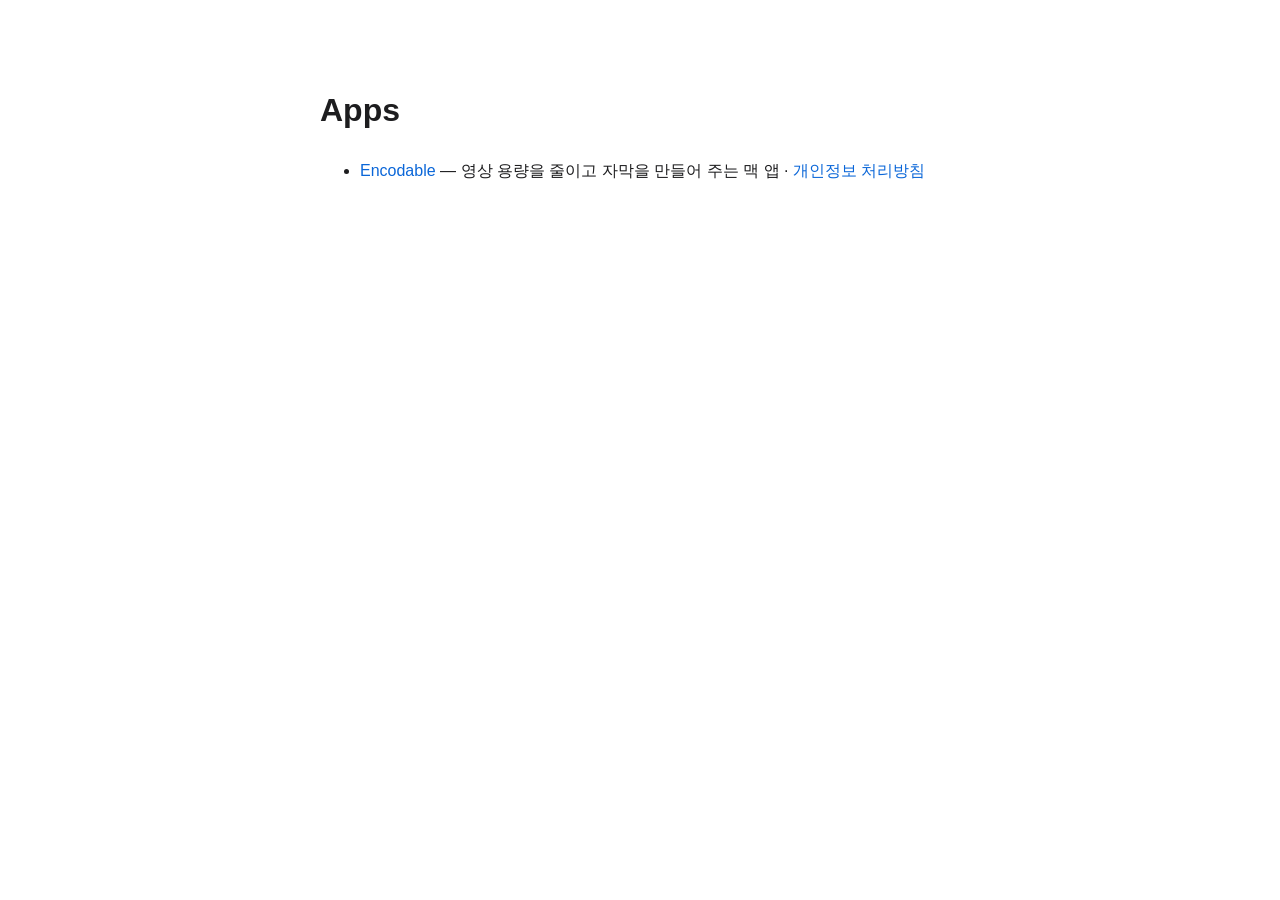
<file: index.html>
<!doctype html>
<html lang="ko">
<head>
<meta charset="utf-8">
<meta name="viewport" content="width=device-width, initial-scale=1">
<title>Ewan Shin — Apps</title>
<style>
  :root { --bg:#fff; --fg:#1d1d1f; --accent:#0a66d8; }
  @media (prefers-color-scheme: dark) { :root:not([data-theme="light"]) { --bg:#161618; --fg:#f2f2f7; --accent:#5aa2ff; } }
  body { margin:0; background:var(--bg); color:var(--fg); font:16px/1.6 -apple-system, BlinkMacSystemFont, "Apple SD Gothic Neo", sans-serif; }
  main { max-width:640px; margin:0 auto; padding:64px 16px; }
  a { color:var(--accent); text-decoration:none; }
  li { margin:8px 0; }
</style>
</head>
<body>
<main>
<h1>Apps</h1>
<ul>
  <li><a href="encodable/">Encodable</a> — 영상 용량을 줄이고 자막을 만들어 주는 맥 앱 · <a href="encodable/privacy/">개인정보 처리방침</a></li>
</ul>
</main>
</body>
</html>
</file>
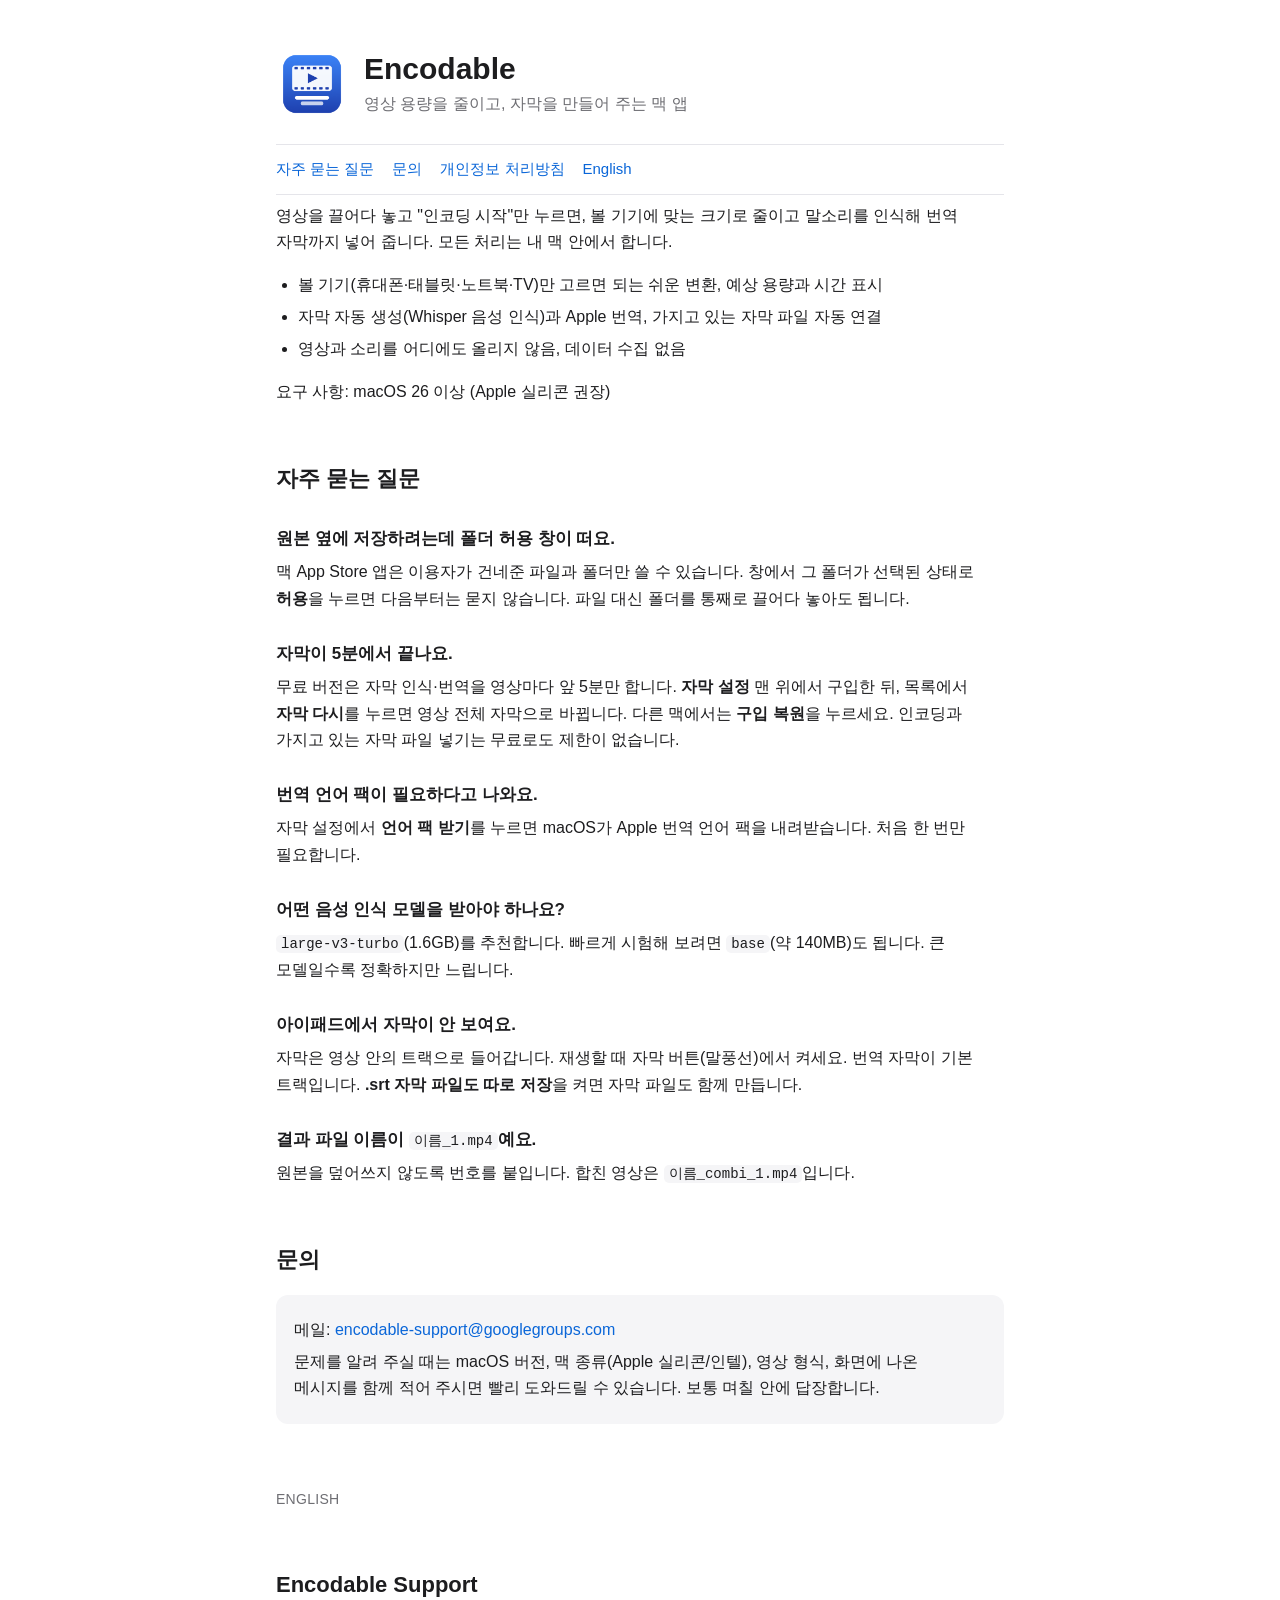
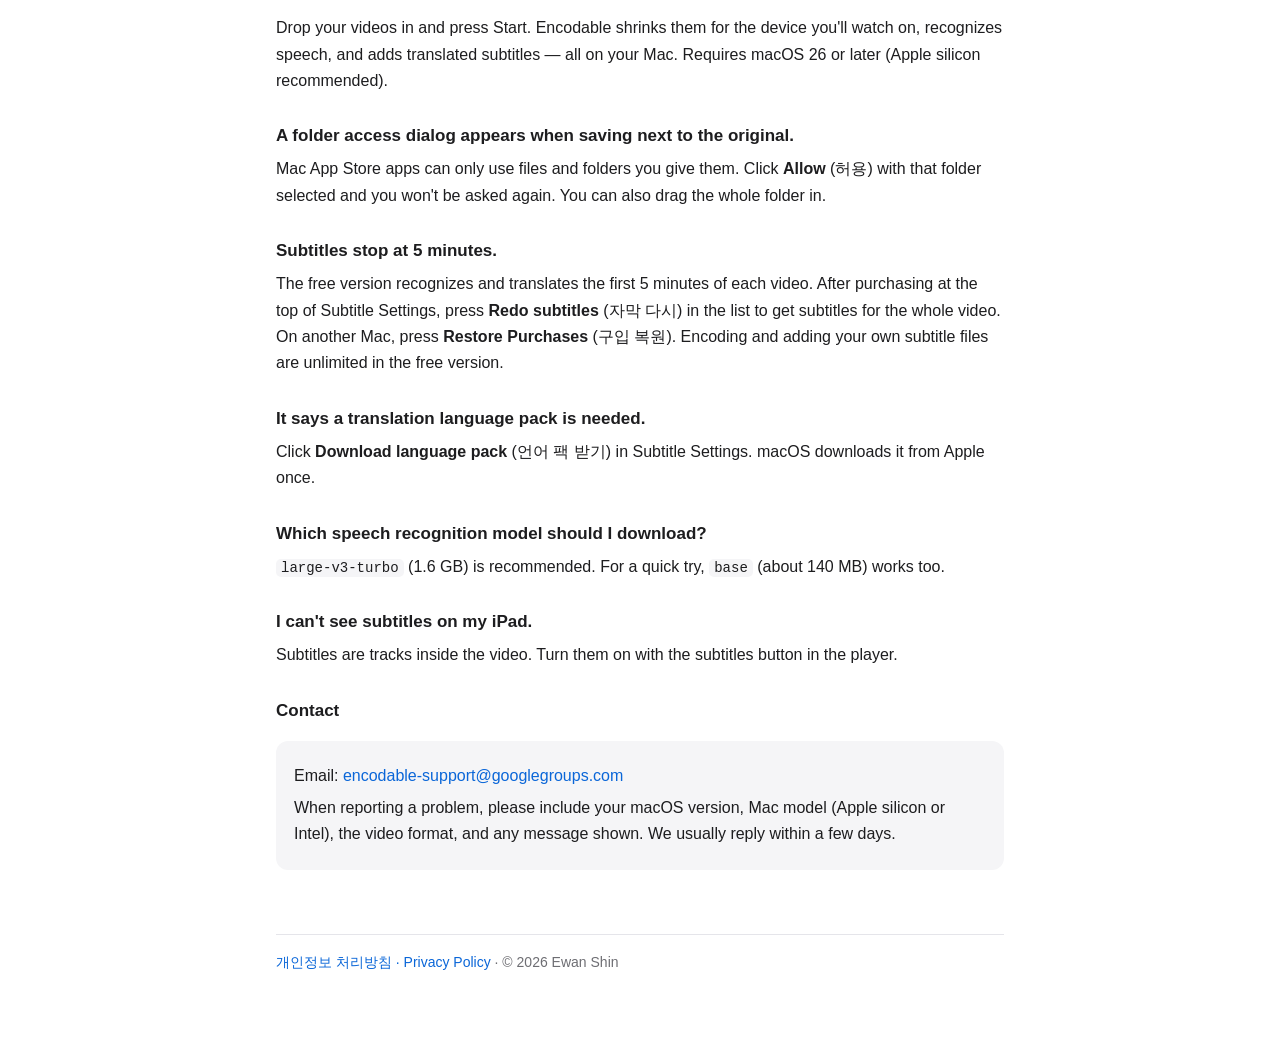
<file: encodable/index.html>
<!doctype html>
<html lang="ko">
<head>
<meta charset="utf-8">
<meta name="viewport" content="width=device-width, initial-scale=1">
<title>Encodable 지원</title>
<meta name="description" content="Encodable — 맥에서 영상 용량을 줄이고 자막을 만들어 주는 앱. 지원과 자주 묻는 질문.">
<link rel="icon" href="icon.png">
<link rel="stylesheet" href="style.css">
</head>
<body>
<main>
<header>
  <img src="icon.png" alt="">
  <div>
    <h1>Encodable</h1>
    <p class="tagline">영상 용량을 줄이고, 자막을 만들어 주는 맥 앱</p>
  </div>
</header>
<nav>
  <a href="#faq">자주 묻는 질문</a>
  <a href="#contact">문의</a>
  <a href="privacy/">개인정보 처리방침</a>
  <a href="#english">English</a>
</nav>

<p>영상을 끌어다 놓고 "인코딩 시작"만 누르면, 볼 기기에 맞는 크기로 줄이고 말소리를 인식해 번역 자막까지 넣어 줍니다. 모든 처리는 내 맥 안에서 합니다.</p>
<ul>
  <li>볼 기기(휴대폰·태블릿·노트북·TV)만 고르면 되는 쉬운 변환, 예상 용량과 시간 표시</li>
  <li>자막 자동 생성(Whisper 음성 인식)과 Apple 번역, 가지고 있는 자막 파일 자동 연결</li>
  <li>영상과 소리를 어디에도 올리지 않음, 데이터 수집 없음</li>
</ul>
<p>요구 사항: macOS 26 이상 (Apple 실리콘 권장)</p>

<h2 id="faq">자주 묻는 질문</h2>

<h3>원본 옆에 저장하려는데 폴더 허용 창이 떠요.</h3>
<p>맥 App Store 앱은 이용자가 건네준 파일과 폴더만 쓸 수 있습니다. 창에서 그 폴더가 선택된 상태로 <b>허용</b>을 누르면 다음부터는 묻지 않습니다. 파일 대신 폴더를 통째로 끌어다 놓아도 됩니다.</p>

<h3>자막이 5분에서 끝나요.</h3>
<p>무료 버전은 자막 인식·번역을 영상마다 앞 5분만 합니다. <b>자막 설정</b> 맨 위에서 구입한 뒤, 목록에서 <b>자막 다시</b>를 누르면 영상 전체 자막으로 바뀝니다. 다른 맥에서는 <b>구입 복원</b>을 누르세요. 인코딩과 가지고 있는 자막 파일 넣기는 무료로도 제한이 없습니다.</p>

<h3>번역 언어 팩이 필요하다고 나와요.</h3>
<p>자막 설정에서 <b>언어 팩 받기</b>를 누르면 macOS가 Apple 번역 언어 팩을 내려받습니다. 처음 한 번만 필요합니다.</p>

<h3>어떤 음성 인식 모델을 받아야 하나요?</h3>
<p><code>large-v3-turbo</code>(1.6GB)를 추천합니다. 빠르게 시험해 보려면 <code>base</code>(약 140MB)도 됩니다. 큰 모델일수록 정확하지만 느립니다.</p>

<h3>아이패드에서 자막이 안 보여요.</h3>
<p>자막은 영상 안의 트랙으로 들어갑니다. 재생할 때 자막 버튼(말풍선)에서 켜세요. 번역 자막이 기본 트랙입니다. <b>.srt 자막 파일도 따로 저장</b>을 켜면 자막 파일도 함께 만듭니다.</p>

<h3>결과 파일 이름이 <code>이름_1.mp4</code>예요.</h3>
<p>원본을 덮어쓰지 않도록 번호를 붙입니다. 합친 영상은 <code>이름_combi_1.mp4</code>입니다.</p>

<h2 id="contact">문의</h2>
<div class="card" id="contact-ko">
  <p>메일: <a href="mailto:encodable-support@googlegroups.com">encodable-support@googlegroups.com</a></p>
  <p>문제를 알려 주실 때는 macOS 버전, 맥 종류(Apple 실리콘/인텔), 영상 형식, 화면에 나온 메시지를 함께 적어 주시면 빨리 도와드릴 수 있습니다. 보통 며칠 안에 답장합니다.</p>
</div>

<p class="lang" id="english">English</p>
<h2>Encodable Support</h2>
<p>Drop your videos in and press Start. Encodable shrinks them for the device you'll watch on, recognizes speech, and adds translated subtitles — all on your Mac. Requires macOS 26 or later (Apple silicon recommended).</p>

<h3>A folder access dialog appears when saving next to the original.</h3>
<p>Mac App Store apps can only use files and folders you give them. Click <b>Allow</b> (허용) with that folder selected and you won't be asked again. You can also drag the whole folder in.</p>

<h3>Subtitles stop at 5 minutes.</h3>
<p>The free version recognizes and translates the first 5 minutes of each video. After purchasing at the top of Subtitle Settings, press <b>Redo subtitles</b> (자막 다시) in the list to get subtitles for the whole video. On another Mac, press <b>Restore Purchases</b> (구입 복원). Encoding and adding your own subtitle files are unlimited in the free version.</p>

<h3>It says a translation language pack is needed.</h3>
<p>Click <b>Download language pack</b> (언어 팩 받기) in Subtitle Settings. macOS downloads it from Apple once.</p>

<h3>Which speech recognition model should I download?</h3>
<p><code>large-v3-turbo</code> (1.6 GB) is recommended. For a quick try, <code>base</code> (about 140 MB) works too.</p>

<h3>I can't see subtitles on my iPad.</h3>
<p>Subtitles are tracks inside the video. Turn them on with the subtitles button in the player.</p>

<h3>Contact</h3>
<div class="card" id="contact-en">
  <p>Email: <a href="mailto:encodable-support@googlegroups.com">encodable-support@googlegroups.com</a></p>
  <p>When reporting a problem, please include your macOS version, Mac model (Apple silicon or Intel), the video format, and any message shown. We usually reply within a few days.</p>
</div>

<footer>
  <a href="privacy/">개인정보 처리방침 · Privacy Policy</a> · © 2026 Ewan Shin
</footer>
</main>
</body>
</html>
</file>
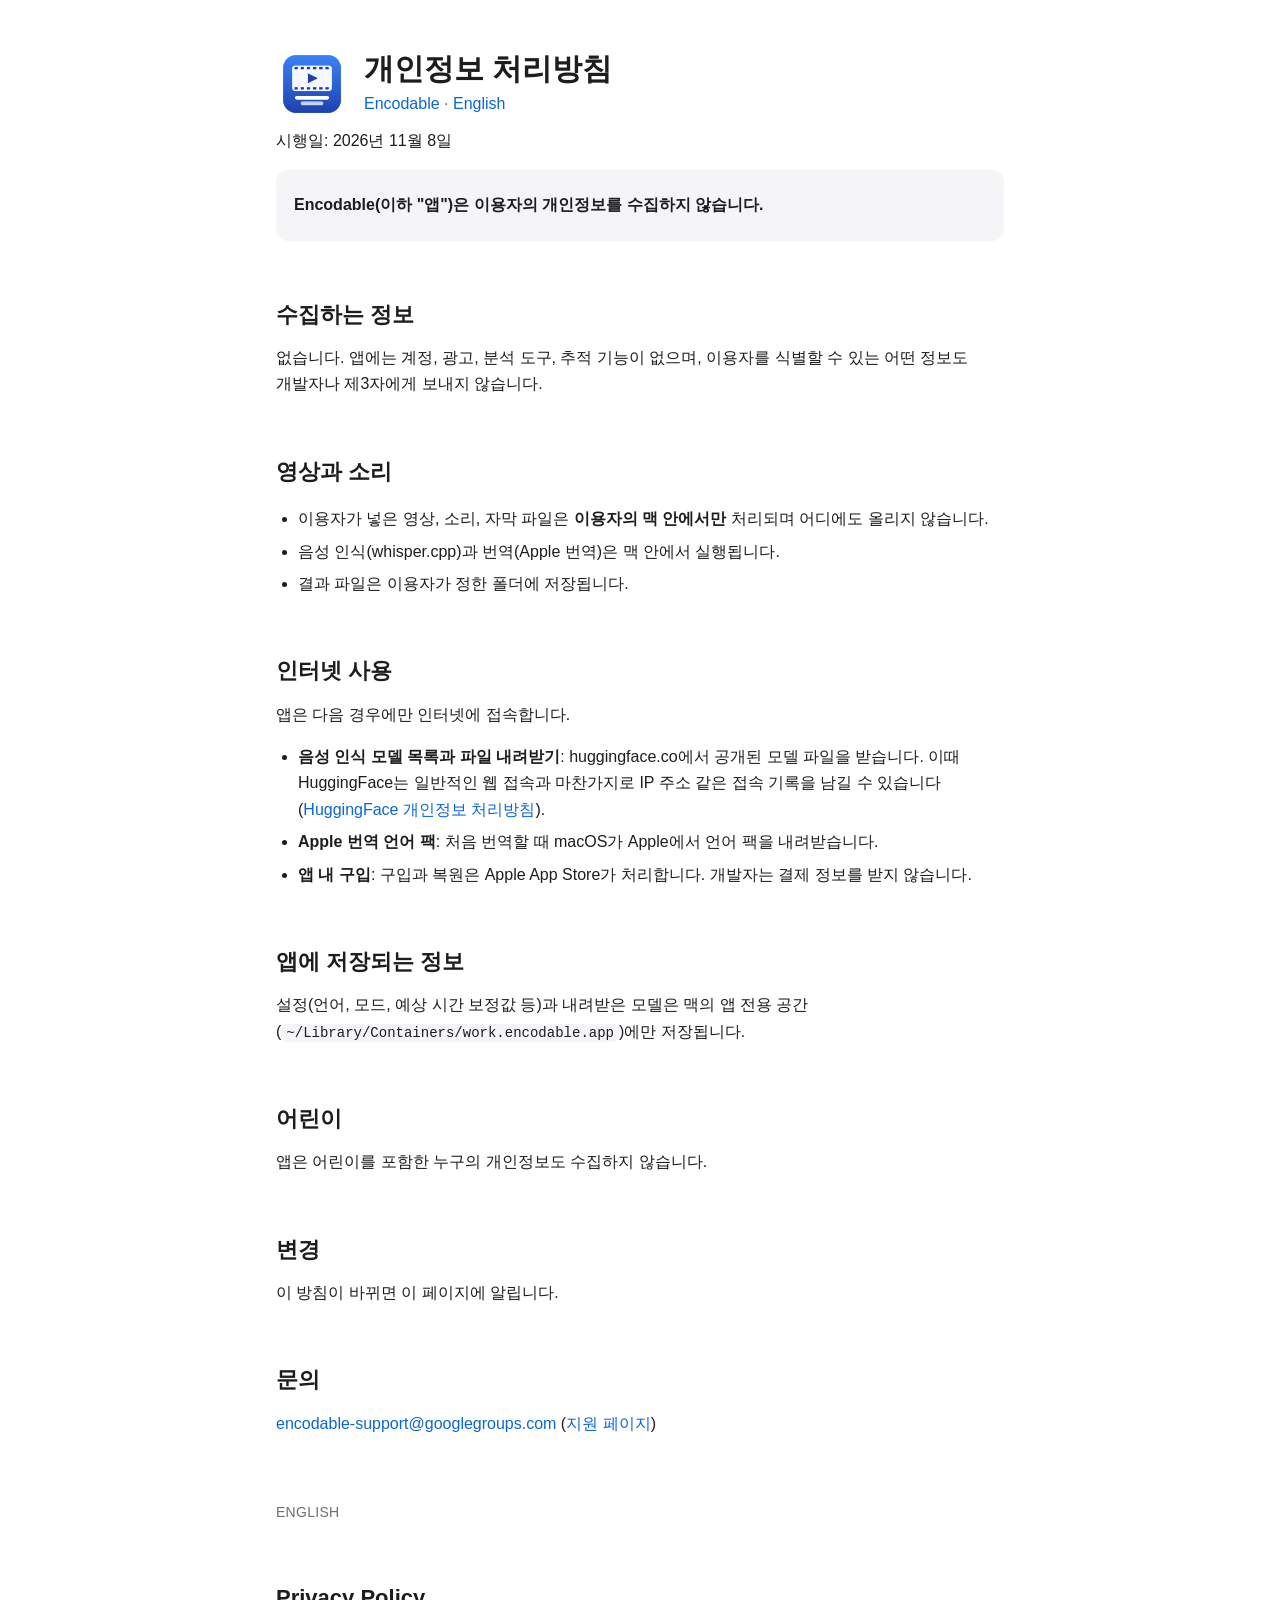
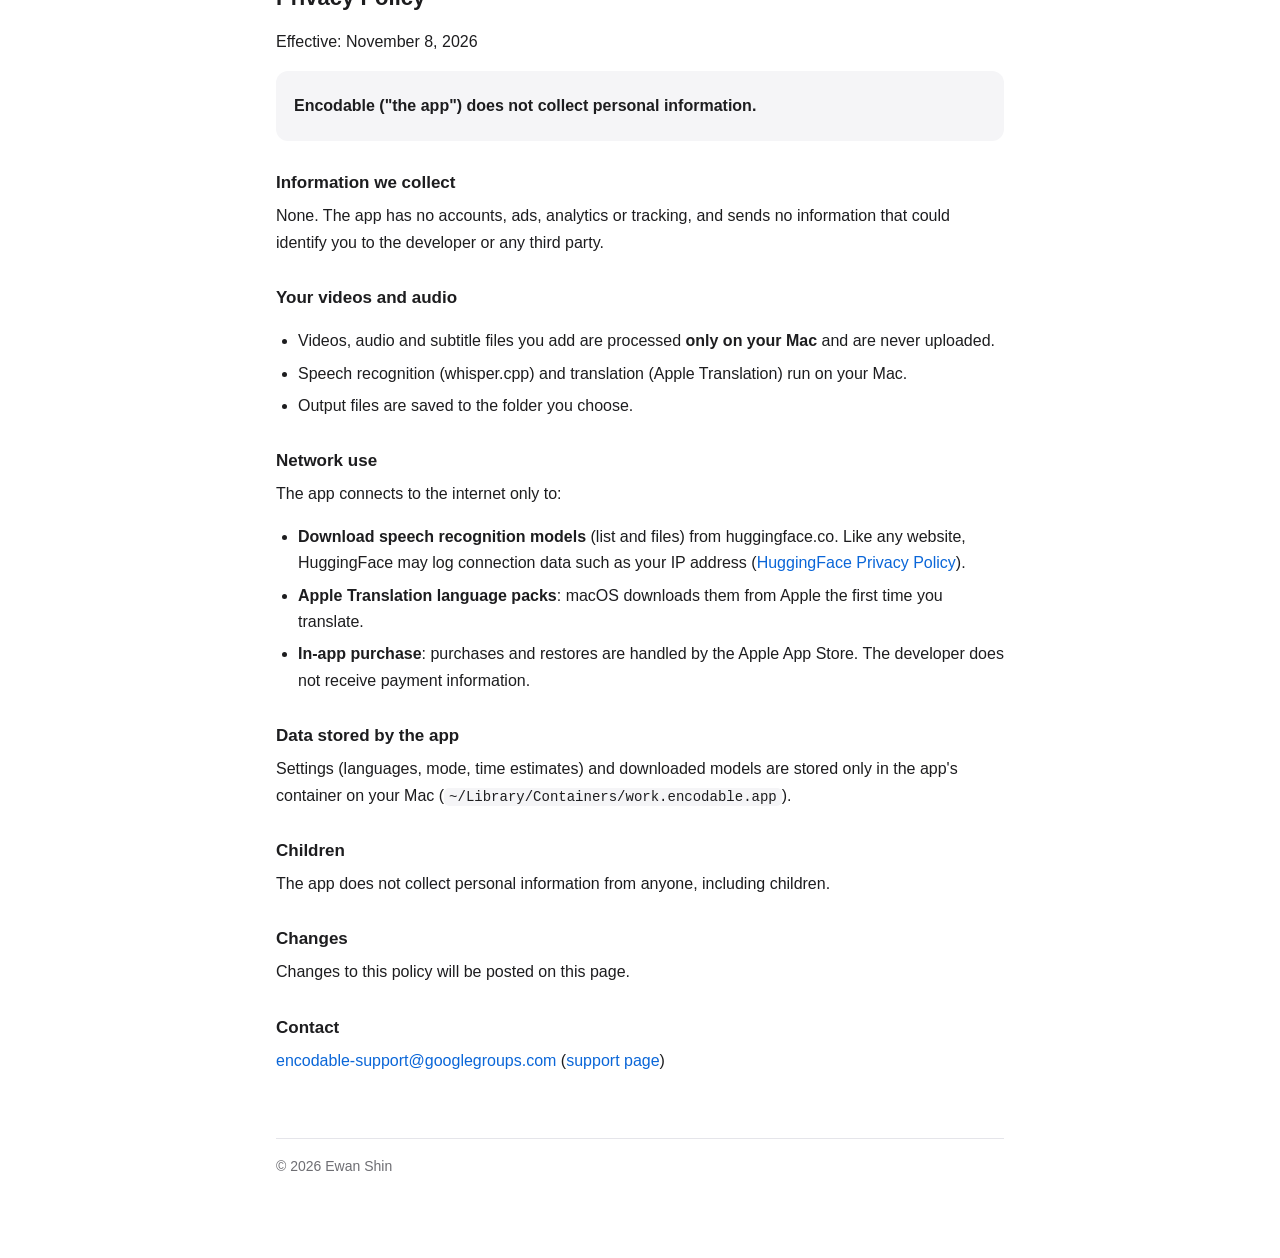
<file: encodable/privacy/index.html>
<!doctype html>
<html lang="ko">
<head>
<meta charset="utf-8">
<meta name="viewport" content="width=device-width, initial-scale=1">
<title>Encodable 개인정보 처리방침</title>
<meta name="description" content="Encodable 개인정보 처리방침 — 수집하는 개인정보가 없습니다. Privacy Policy — no data collected.">
<link rel="icon" href="../icon.png">
<link rel="stylesheet" href="../style.css">
</head>
<body>
<main>
<header>
  <img src="../icon.png" alt="">
  <div>
    <h1>개인정보 처리방침</h1>
    <p class="tagline"><a href="../">Encodable</a> · <a href="#english">English</a></p>
  </div>
</header>

<p>시행일: 2026년 11월 8일</p>
<div class="card"><p><b>Encodable(이하 "앱")은 이용자의 개인정보를 수집하지 않습니다.</b></p></div>

<h2>수집하는 정보</h2>
<p>없습니다. 앱에는 계정, 광고, 분석 도구, 추적 기능이 없으며, 이용자를 식별할 수 있는 어떤 정보도 개발자나 제3자에게 보내지 않습니다.</p>

<h2>영상과 소리</h2>
<ul>
  <li>이용자가 넣은 영상, 소리, 자막 파일은 <b>이용자의 맥 안에서만</b> 처리되며 어디에도 올리지 않습니다.</li>
  <li>음성 인식(whisper.cpp)과 번역(Apple 번역)은 맥 안에서 실행됩니다.</li>
  <li>결과 파일은 이용자가 정한 폴더에 저장됩니다.</li>
</ul>

<h2>인터넷 사용</h2>
<p>앱은 다음 경우에만 인터넷에 접속합니다.</p>
<ul>
  <li><b>음성 인식 모델 목록과 파일 내려받기</b>: huggingface.co에서 공개된 모델 파일을 받습니다. 이때 HuggingFace는 일반적인 웹 접속과 마찬가지로 IP 주소 같은 접속 기록을 남길 수 있습니다 (<a href="https://huggingface.co/privacy">HuggingFace 개인정보 처리방침</a>).</li>
  <li><b>Apple 번역 언어 팩</b>: 처음 번역할 때 macOS가 Apple에서 언어 팩을 내려받습니다.</li>
  <li><b>앱 내 구입</b>: 구입과 복원은 Apple App Store가 처리합니다. 개발자는 결제 정보를 받지 않습니다.</li>
</ul>

<h2>앱에 저장되는 정보</h2>
<p>설정(언어, 모드, 예상 시간 보정값 등)과 내려받은 모델은 맥의 앱 전용 공간(<code>~/Library/Containers/work.encodable.app</code>)에만 저장됩니다.</p>

<h2>어린이</h2>
<p>앱은 어린이를 포함한 누구의 개인정보도 수집하지 않습니다.</p>

<h2>변경</h2>
<p>이 방침이 바뀌면 이 페이지에 알립니다.</p>

<h2>문의</h2>
<p><a href="mailto:encodable-support@googlegroups.com">encodable-support@googlegroups.com</a> (<a href="../#contact">지원 페이지</a>)</p>

<p class="lang" id="english">English</p>
<h2>Privacy Policy</h2>
<p>Effective: November 8, 2026</p>
<div class="card"><p><b>Encodable ("the app") does not collect personal information.</b></p></div>

<h3>Information we collect</h3>
<p>None. The app has no accounts, ads, analytics or tracking, and sends no information that could identify you to the developer or any third party.</p>

<h3>Your videos and audio</h3>
<ul>
  <li>Videos, audio and subtitle files you add are processed <b>only on your Mac</b> and are never uploaded.</li>
  <li>Speech recognition (whisper.cpp) and translation (Apple Translation) run on your Mac.</li>
  <li>Output files are saved to the folder you choose.</li>
</ul>

<h3>Network use</h3>
<p>The app connects to the internet only to:</p>
<ul>
  <li><b>Download speech recognition models</b> (list and files) from huggingface.co. Like any website, HuggingFace may log connection data such as your IP address (<a href="https://huggingface.co/privacy">HuggingFace Privacy Policy</a>).</li>
  <li><b>Apple Translation language packs</b>: macOS downloads them from Apple the first time you translate.</li>
  <li><b>In-app purchase</b>: purchases and restores are handled by the Apple App Store. The developer does not receive payment information.</li>
</ul>

<h3>Data stored by the app</h3>
<p>Settings (languages, mode, time estimates) and downloaded models are stored only in the app's container on your Mac (<code>~/Library/Containers/work.encodable.app</code>).</p>

<h3>Children</h3>
<p>The app does not collect personal information from anyone, including children.</p>

<h3>Changes</h3>
<p>Changes to this policy will be posted on this page.</p>

<h3>Contact</h3>
<p><a href="mailto:encodable-support@googlegroups.com">encodable-support@googlegroups.com</a> (<a href="../#contact">support page</a>)</p>

<footer>© 2026 Ewan Shin</footer>
</main>
</body>
</html>
</file>
<file: encodable/style.css>
:root {
  --bg: #ffffff;
  --fg: #1d1d1f;
  --muted: #6e6e73;
  --line: #e5e5ea;
  --accent: #0a66d8;
  --card: #f5f5f7;
}
@media (prefers-color-scheme: dark) {
  :root:not([data-theme="light"]) {
    --bg: #161618;
    --fg: #f2f2f7;
    --muted: #a1a1a6;
    --line: #2c2c2e;
    --accent: #5aa2ff;
    --card: #1f1f22;
  }
}
* { box-sizing: border-box; }
body {
  margin: 0;
  background: var(--bg);
  color: var(--fg);
  font: 16px/1.65 -apple-system, BlinkMacSystemFont, "Apple SD Gothic Neo", "Pretendard", "Segoe UI", sans-serif;
  -webkit-font-smoothing: antialiased;
  word-break: keep-all;
  overflow-wrap: anywhere;
}
main { max-width: 760px; margin: 0 auto; padding: 48px 16px 80px; }
header { display: flex; align-items: center; gap: 16px; margin-bottom: 8px; }
header img { width: 72px; height: 72px; }
h1 { font-size: 30px; line-height: 1.2; margin: 0; }
.tagline { color: var(--muted); margin: 4px 0 0; }
nav { display: flex; flex-wrap: wrap; gap: 8px 18px; margin: 24px 0 8px; padding: 12px 0; border-top: 1px solid var(--line); border-bottom: 1px solid var(--line); font-size: 15px; }
h2 { font-size: 22px; margin: 48px 0 12px; padding-top: 8px; }
h3 { font-size: 17px; margin: 28px 0 6px; }
p, li { margin: 6px 0; }
ul { padding-left: 22px; }
a { color: var(--accent); text-decoration: none; }
a:hover { text-decoration: underline; }
code { font: 14px ui-monospace, SFMono-Regular, Menlo, monospace; background: var(--card); padding: 1px 5px; border-radius: 5px; }
.card { background: var(--card); border-radius: 12px; padding: 16px 18px; margin: 16px 0; }
.lang { color: var(--muted); font-size: 14px; letter-spacing: .02em; text-transform: uppercase; margin-top: 64px; }
footer { margin-top: 64px; padding-top: 16px; border-top: 1px solid var(--line); color: var(--muted); font-size: 14px; }
</file>
